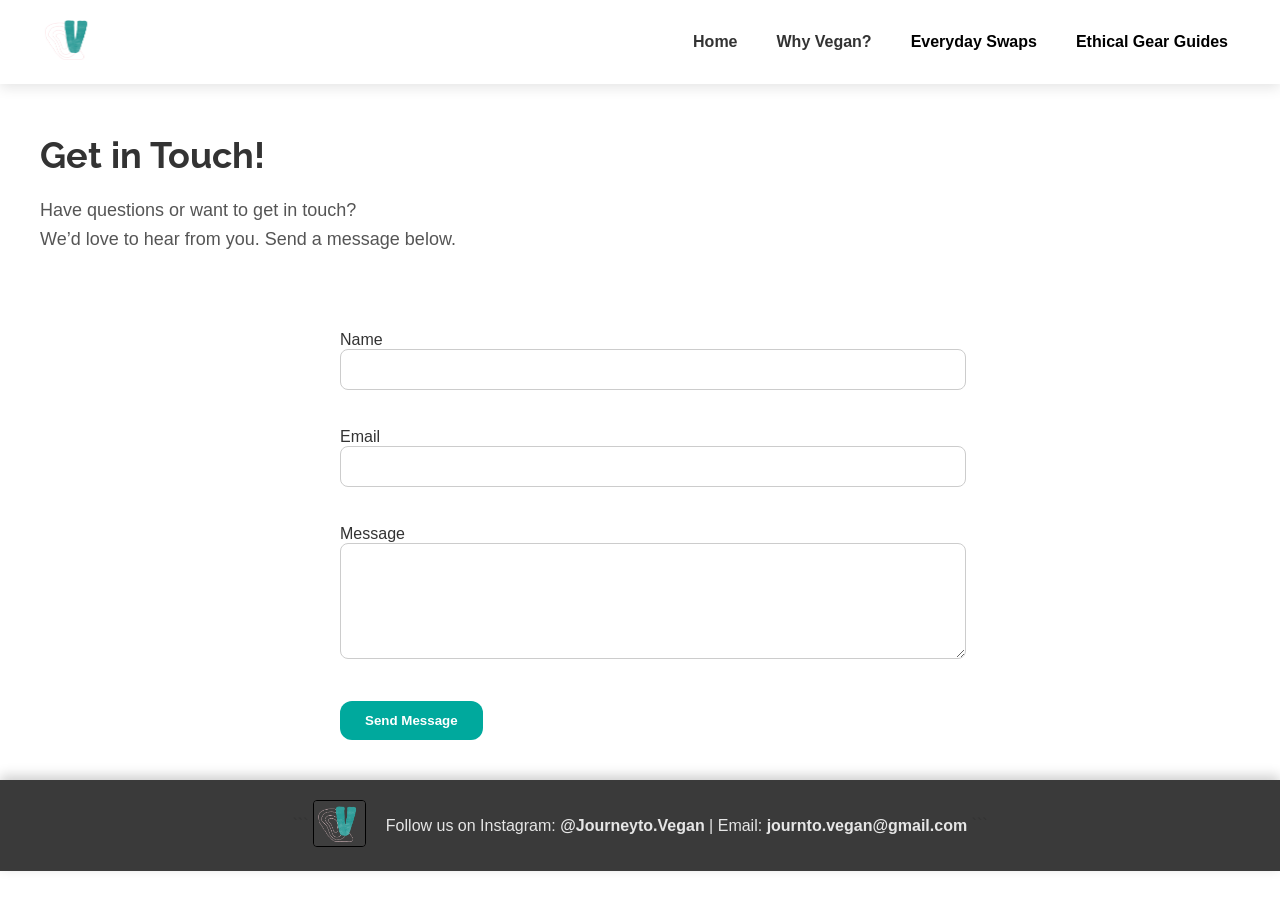
<file: contact.html>
<!DOCTYPE html>
<html lang="en">
<head>
  <meta charset="UTF-8">
  <meta name="viewport" content="width=device-width, initial-scale=1.0">
  <title>Contact | Journey to Vegan</title>
  <link rel="stylesheet" href="style.css">
  <link href="https://fonts.googleapis.com/css2?family=Bebas+Neue&family=Quicksand:wght@400;500&family=Raleway:wght@400;700&display=swap" rel="stylesheet">
</head>
<body>

<header class="site-header">
  <div class="header-container">

    <!-- Logo -->
    <div class="logo">
      <a href="index.html">
        <img src="Logo.png" alt="Journey to Vegan Logo">
      </a>
    </div>

    <!-- Navigation -->
    <nav class="nav-menu">

      <a href="index.html" class="nav-button">Home</a>
      
      <a href="why-vegan.html" class="nav-button contact-btn">Why Vegan?</a>
      
      <div class="dropdown">
        <button class="nav-button">Everyday Swaps</button>
        <div class="dropdown-content">
          <a href="swaps.html">Everyday Swaps</a>
        </div>
      </div>

       <div class="dropdown">
        <button class="nav-button">Ethical Gear Guides</button>
        <div class="dropdown-content">
          <a href="gear.html">All Guides</a>
          <a href="gear.html">Backpacking</a>
          <a href="gear.html">Meals</a>
          <a href="gear.html">Clothing & Footware</a>
        </div>
      </div>
      
    </nav>
    </div>
  </header>

  <section class="intro">
    <h2>Get in Touch!</h2>
    <p>
      Have questions or want to get in touch?<br>
      We’d love to hear from you. Send a message below.
    </p>
  </section>

  <section class="contact-form">
    <form action="https://formspree.io/f/mdalrdqy" method="post">
      <label for="name">Name</label><br>
      <input type="text" id="name" name="name" required><br><br>

      <label for="email">Email</label><br>
      <input type="email" id="email" name="email" required><br><br>

      <label for="message">Message</label><br>
      <textarea id="message" name="message" rows="6" required></textarea><br><br>

      <button type="submit">Send Message</button>
    </form>
  </section>

  <!-- ================= Footer ================= -->
<footer class="site-footer">
  <div class="footer-container">

```
<div class="footer-logo">
  <img src="Gray.png" alt="Journey to Vegan Logo">
</div>

<div class="footer-text">
  <p>Follow us on Instagram: <strong>@Journeyto.Vegan</strong> | Email: <strong>journto.vegan@gmail.com</strong></p>
</div>
```

  </div>
</footer>


</body>
</html>
</file>
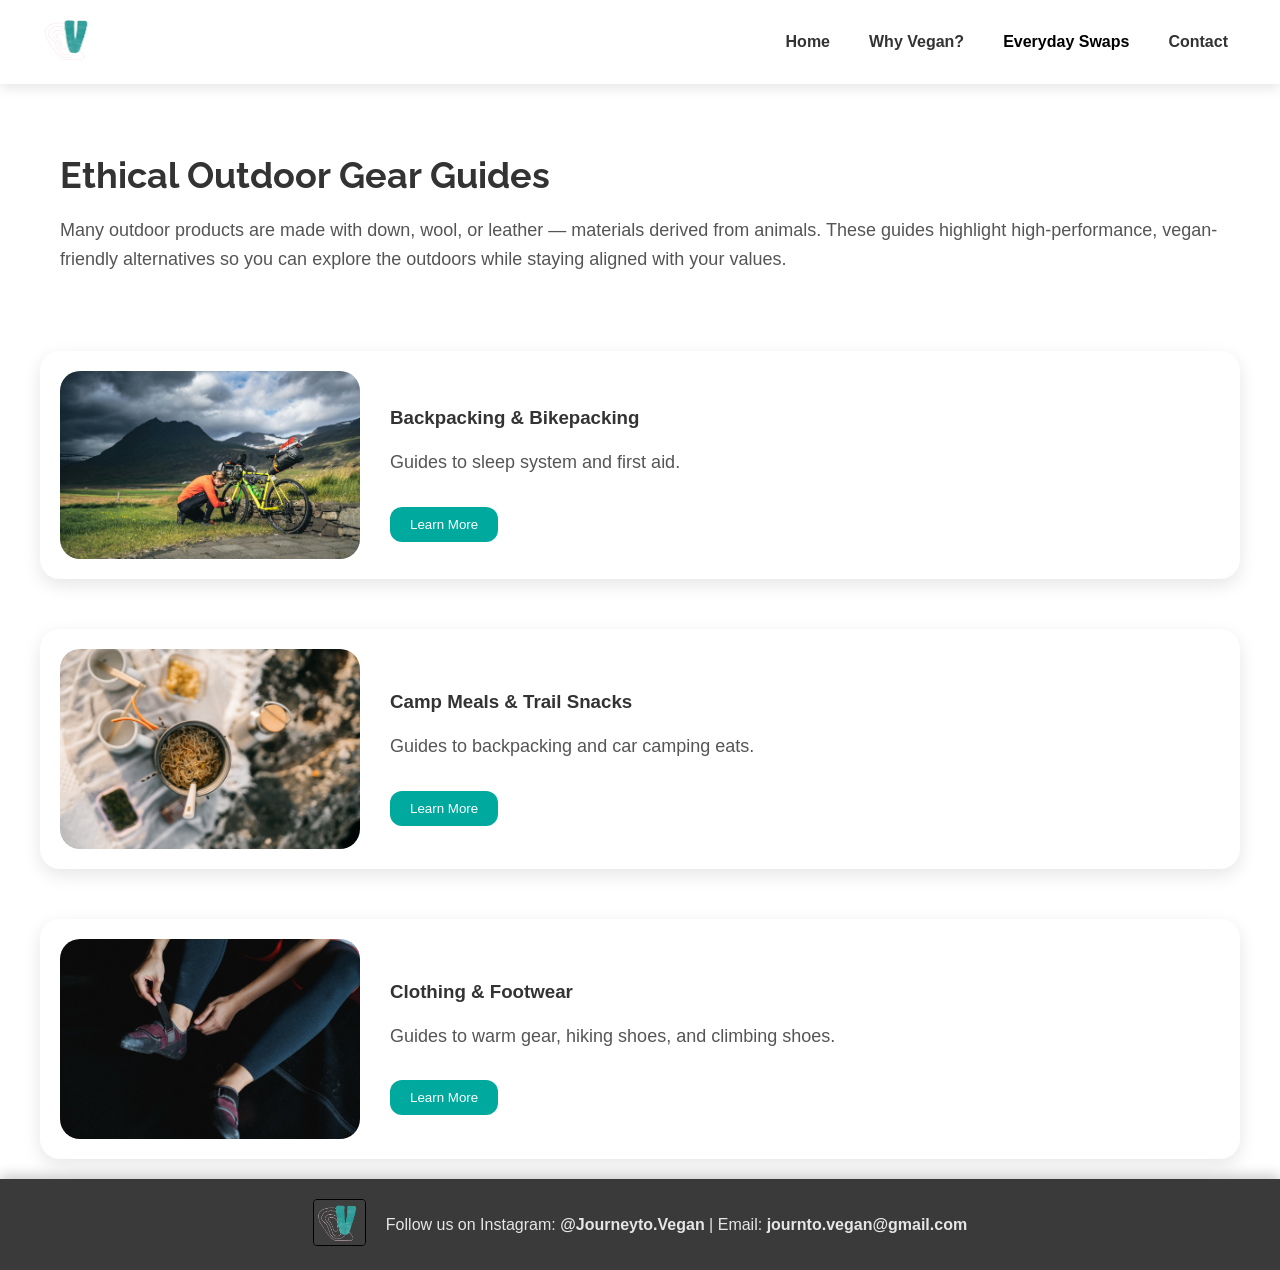
<file: gear.html>
<!DOCTYPE html>
<html lang="en">
<head>
  <meta charset="UTF-8">
  <meta name="viewport" content="width=device-width, initial-scale=1.0">
  <title>Gear Guide | Journey to Vegan</title>
  <link rel="stylesheet" href="style.css">
  <link rel="stylesheet" href="https://cdnjs.cloudflare.com/ajax/libs/font-awesome/5.15.4/css/all.min.css">
  <link href="https://fonts.googleapis.com/css2?family=Bebas+Neue&family=Quicksand:wght@400;500&family=Raleway:wght@400;700&display=swap" rel="stylesheet">
</head>

<body>
  
<header class="site-header">
  <div class="header-container">

    <!-- Logo -->
    <div class="logo">
      <a href="index.html">
        <img src="Logo.png" alt="Journey to Vegan Logo">
      </a>
    </div>

    <!-- Navigation -->
    <nav class="nav-menu">

      <a href="index.html" class="nav-button">Home</a>
      
      <a href="why-vegan.html" class="nav-button contact-btn">Why Vegan?</a>
      
      <div class="dropdown">
        <button class="nav-button">Everyday Swaps</button>
        <div class="dropdown-content">
          <a href="swaps.html">Everyday Swaps</a>
        </div>
      </div>

      <a href="contact.html" class="nav-button contact-btn">Contact</a>

    </nav>
  </div>
</header>


<!-- Hero Image Banner -->
<section class="gear-hero">
  <!-- Intro Section, positioned over the hero image -->
  <section class="intro">
    <h2>Ethical Outdoor Gear Guides</h2>
    <p>
      Many outdoor products are made with down, wool, or leather — materials derived from animals.
      These guides highlight high-performance, vegan-friendly alternatives so you can explore
      the outdoors while staying aligned with your values.
    </p>
  </section>
</section>


<!-- =========================
     Vertical Gear List Section
========================== -->
<section class="gear-list">

  <div class="gear-row">
    <img src="bike.jpg" alt="Camping Tent">
    <div class="gear-info">
      <h3>Backpacking & Bikepacking</h3>
      <p>Guides to sleep system and first aid.</p>
      <button onclick="window.location.href='tent.html'">Learn More</button>
    </div>
  </div>

  <div class="gear-row">
    <img src="foodie.jpg" alt="Portable Stove">
    <div class="gear-info">
      <h3>Camp Meals & Trail Snacks</h3>
      <p>Guides to backpacking and car camping eats.</p>
      <button onclick="window.location.href='stove.html'">Learn More</button>
    </div>
  </div>

  <div class="gear-row">
    <img src="shoes.jpg" alt="Hiking Boot">
    <div class="gear-info">
      <h3>Clothing & Footwear</h3>
      <p>Guides to warm gear, hiking shoes, and climbing shoes.</p>
      <button onclick="window.location.href='sleeping-bag.html'">Learn More</button>
    </div>
  </div>

</section>


<!-- ================= Footer ================= -->
<footer class="site-footer">
  <div class="footer-container">

    <div class="footer-logo">
      <img src="Gray.png" alt="Journey to Vegan Logo">
    </div>

    <div class="footer-text">
      <p>Follow us on Instagram: <strong>@Journeyto.Vegan</strong> | Email: <strong>journto.vegan@gmail.com</strong></p>
    </div>

  </div>
</footer>

</body>
</html>
</file>
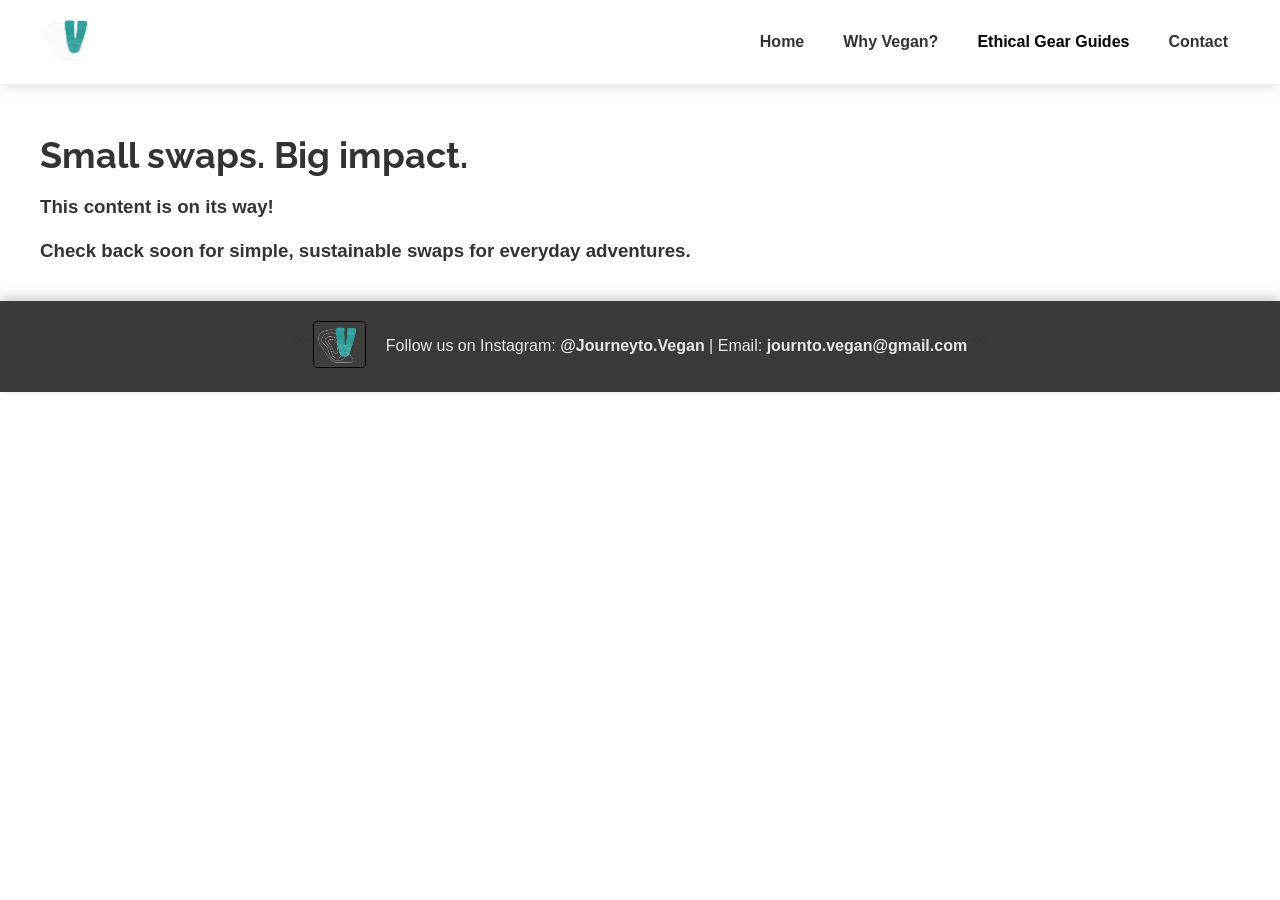
<file: swaps.html>
<!DOCTYPE html>
<html lang="en">
<head>
  <meta charset="UTF-8">
  <meta name="viewport" content="width=device-width, initial-scale=1.0">
  <title>Sustainable Swaps | Journey to Vegan</title>
  <link rel="stylesheet" href="style.css">
  <link href="https://fonts.googleapis.com/css2?family=Bebas+Neue&family=Quicksand:wght@400;500&family=Raleway:wght@400;700&display=swap" rel="stylesheet">
</head>
<body>
   <header class="site-header">
    <div class="header-container">
      <!-- Logo -->
      <div class="logo">
        <img src="Logo.png" alt="Journey to Vegan Logo">
      </div>

      <!-- Navigation -->
      <nav class="nav-menu">
        <a href="index.html" class="nav-button">Home</a>
        <a href="why-vegan.html" class="nav-button contact-btn">Why Vegan?</a>
        <div class="dropdown">
          <button class="nav-button">Ethical Gear Guides</button>
          <div class="dropdown-content">
            <a href="gear.html">All Guides</a>
           <a href="gear.html">Backpacking</a>
          <a href="gear.html">Meals</a>
          <a href="gear.html">Clothing & Footware</a>
          </div>
        </div>
        <a href="contact.html" class="nav-button contact-btn">Contact</a>
      </nav>
    </div>
  </header>

  <section class="swaps-intro">
    <h2>Small swaps. Big impact.</h2>
    <h3>
      This content is on its way!<br><br>
      Check back soon for simple, sustainable swaps for everyday adventures.
    </h3>
  </section>

  <!-- ================= Footer ================= -->
<footer class="site-footer">
  <div class="footer-container">

```
<div class="footer-logo">
  <img src="Gray.png" alt="Journey to Vegan Logo">
</div>

<div class="footer-text">
  <p>Follow us on Instagram: <strong>@Journeyto.Vegan</strong> | Email: <strong>journto.vegan@gmail.com</strong></p>
</div>
```

  </div>
</footer>

</body>
</html>
</file>
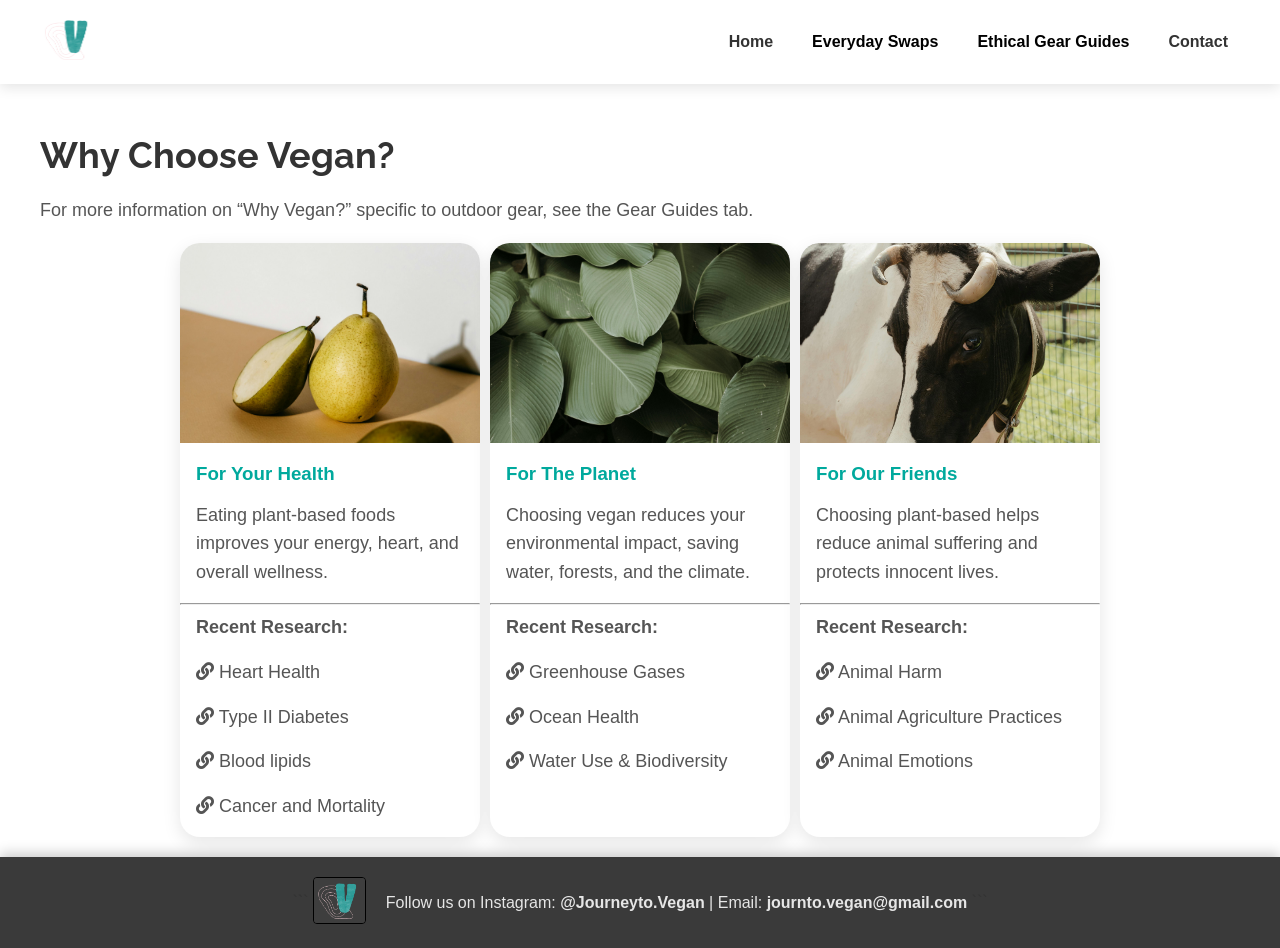
<file: why-vegan.html>
<!DOCTYPE html>
<html lang="en">
<head>
  <meta charset="UTF-8">
  <meta name="viewport" content="width=device-width, initial-scale=1.0">
  <title>Why Vegan? | Journey to Vegan</title>
  <link rel="stylesheet" href="style.css">
  <link rel="stylesheet" href="https://cdnjs.cloudflare.com/ajax/libs/font-awesome/5.15.4/css/all.min.css">
  <link href="https://fonts.googleapis.com/css2?family=Bebas+Neue&family=Quicksand:wght@400;500&family=Raleway:wght@400;700&display=swap" rel="stylesheet">
</head>
<body>
  <header class="site-header">
  <div class="header-container">

    <!-- Logo -->
    <div class="logo">
      <a href="index.html">
        <img src="Logo.png" alt="Journey to Vegan Logo">
      </a>
    </div>

    <!-- Navigation -->
    <nav class="nav-menu">

     <a href="index.html" class="nav-button">Home</a>

      <div class="dropdown">
        <button class="nav-button">Everyday Swaps</button>
        <div class="dropdown-content">
          <a href="swaps.html">Everyday Swaps</a>
        </div>
      </div>

      <div class="dropdown">
        <button class="nav-button">Ethical Gear Guides</button>
        <div class="dropdown-content">
          <a href="gear.html">All Guides</a>
          <a href="gear.html">Backpacking</a>
          <a href="gear.html">Meals</a>
          <a href="gear.html">Clothing & Footware</a>
        </div>
      </div>

     <a href="contact.html" class="nav-button contact-btn">Contact</a>
      </nav>
    </div>
  </header>

  <section class="intro">
    <h2>Why Choose Vegan?</h2>
    <p class="section-blurb">
  For more information on “Why Vegan?” specific to outdoor gear, see the Gear Guides tab.
</p>
    <div class="cards">
      <div class="card">
        <img src="pears.jpg" alt="Colorful Fruits and Vegetables">
        <h3>For Your Health</h3>
        <p>Eating plant-based foods improves your energy, heart, and overall wellness.</p>
        <hr class="card-separator">
        <p><strong>Recent Research:</strong></p>
        <p>
          <a href="https://pmc.ncbi.nlm.nih.gov/articles/PMC9899747/pdf/394_2022_Article_2942.pdf" target="_blank">
             <i class="fas fa-link"></i> Heart Health
         </a>
       </p>

       <p>
          <a href="https://pmc.ncbi.nlm.nih.gov/articles/PMC11540868/pdf/main.pdf" target="_blank">
             <i class="fas fa-link"></i> Type II Diabetes
         </a>
       </p>
        
         <p>
          <a href="https://pmc.ncbi.nlm.nih.gov/articles/PMC10361023/pdf/ehad211.pdf" target="_blank">
             <i class="fas fa-link"></i> Blood lipids
         </a>
       </p>
        
       <p>
         <a href="https://journals.plos.org/plosone/article?id=10.1371/journal.pone.0300711" target="_blank">
           <i class="fas fa-link"></i> Cancer and Mortality
         </a>
       </p>
      </div>

      <div class="card">
        <img src="leafs.jpg" alt="Leaf">
        <h3>For The Planet</h3>
        <p>Choosing vegan reduces your environmental impact, saving water, forests, and the climate.</p>
        <hr class="card-separator">
         <p><strong>Recent Research:</strong></p>
        <p>
          <a href="https://www.mdpi.com/2071-1050/11/15/4110" target="_blank">
             <i class="fas fa-link"></i> Greenhouse Gases
         </a>
       </p>
        
       <p>
          <a href="https://journalijecc.com/index.php/IJECC/article/view/5268/11356" target="_blank">
             <i class="fas fa-link"></i> Ocean Health
         </a>
       </p>
        
       <p>
         <a href="https://www.nature.com/articles/s43016-023-00795-w" target="_blank">
           <i class="fas fa-link"></i> Water Use & Biodiversity
         </a>
       </p>
      </div>

      <div class="card">
        <img src="cow.jpg" alt="Cow">
        <h3>For Our Friends</h3>
        <p>Choosing plant-based helps reduce animal suffering and protects innocent lives.</p>
        <hr class="card-separator">
        <p><strong>Recent Research:</strong></p>
        <p>
          <a href="https://pmc.ncbi.nlm.nih.gov/articles/PMC8146968/pdf/animals-11-01225.pdf" target="_blank">
             <i class="fas fa-link"></i> Animal Harm
         </a>
       </p>

       <p>
         <a href="https://www.frontiersin.org/journals/veterinary-science/articles/10.3389/fvets.2021.662197/full" target="_blank">
           <i class="fas fa-link"></i> Animal Agriculture Practices
         </a>
       </p>
        
       <p>
         <a href="https://pmc.ncbi.nlm.nih.gov/articles/PMC9743877/pdf/42761_2022_Article_125.pdf" target="_blank">
           <i class="fas fa-link"></i> Animal Emotions
         </a>
       </p>
      </div>
    </div>
  </section>

 <!-- ================= Footer ================= -->
<footer class="site-footer">
  <div class="footer-container">

```
<div class="footer-logo">
  <img src="Gray.png" alt="Journey to Vegan Logo">
</div>

<div class="footer-text">
  <p>Follow us on Instagram: <strong>@Journeyto.Vegan</strong> | Email: <strong>journto.vegan@gmail.com</strong></p>
</div>
```

  </div>
</footer>


</body>
</html>
</file>
<file: style.css>
/* =========================
Base Styles
========================= */
body {
margin: 0;
font-family: 'Inter', sans-serif;
background: #ffffff;
color: #333333;
scroll-behavior: smooth;
}

a { text-decoration: none; color: inherit; }

/* =========================
Header
========================= */
.site-header {
width: 100%;
background: white;
box-shadow: 0 4px 12px rgba(0,0,0,0.1);
position: sticky;
top: 0;
z-index: 100;
}

.header-container {
max-width: 1200px;
margin: auto;
display: flex;
justify-content: space-between;
align-items: center;
padding: 15px 20px;
}

.logo img { height: 50px; }

.nav-menu { display: flex; gap: 15px; }

.nav-button {
background: none;
border: none;
font-size: 16px;
font-weight: 600;
cursor: pointer;
padding: 8px 12px;
border-radius: 8px;
transition: 0.3s;
}

.nav-button:hover { background: rgba(0,128,128,0.1); }

.dropdown { position: relative; }

.dropdown-content {
display: none;
position: absolute;
top: 36px;
right: 0;
background: white;
min-width: 180px;
border-radius: 8px;
box-shadow: 0 4px 12px rgba(0,0,0,0.2);
overflow: hidden;
z-index: 200;
}

.dropdown-content a {
display: block;
padding: 10px 15px;
color: #333;
transition: 0.3s;
}

.dropdown-content a:hover {
background: #00a99d;
color: white;
}

.dropdown:hover .dropdown-content { display: block; }

/* =========================
Hero Section
========================= */
.hero {
position: relative;
height: 90vh;
background: url('homepage.jpg') center/cover no-repeat;
display: flex;
justify-content: center;
align-items: center;
color: white;
}

.hero .overlay {
background: rgba(0,0,0,0.4);
padding: 40px 20px;
border-radius: 20px;
text-align: center;
}

.hero h1 {
font-family: 'Raleway', sans-serif;
font-size: 64px;
margin: 0;
text-shadow: 2px 2px 8px rgba(0,0,0,0.5);
}

.hero p { font-size: 20px; margin: 20px 0; opacity: 0.9; }

.hero-buttons button {
padding: 12px 28px;
margin: 10px;
border-radius: 12px;
border: none;
cursor: pointer;
background: #00a99d;
color: white;
font-weight: bold;
transition: all 0.3s ease;
}

.hero-buttons button:hover { background: #ff7f50; }

/* =========================
Sections
========================= */
section { padding: 20px 20px; max-width: 1200px; margin: auto; }

h2 {
font-family: 'Raleway', sans-serif;
font-size: 36px;
margin-bottom: 20px;
color: #333;
}

p {
font-size: 18px;
line-height: 1.6;
color: #555;
}

/* =========================
Bio Section
========================= */
.bio-content {
display: flex;
gap: 20px;
align-items: center;
flex-wrap: wrap;
}

.profile-pic {
width: 160px;
height: 160px;
border-radius: 50%;
object-fit: cover;
border: 4px solid #00a99d;
}

/* =========================
Cards Section
========================= */
.cards {
display: flex;
flex-wrap: wrap;
gap: 10px;
justify-content: center;
}

.card {
background: white;
border-radius: 20px;
overflow: hidden;
width: 300px;
box-shadow: 0 6px 18px rgba(0,0,0,0.1);
transition: transform 0.3s ease, box-shadow 0.3s ease;
}

.card:hover {
transform: translateY(-5px);
box-shadow: 0 12px 24px rgba(0,169,157,0.4);
}

.card img {
width: 100%;
height: 200px;
object-fit: cover;
}

.card h3 {
margin: 16px;
color: #00a99d;
}

.card p {
margin: 0 16px 16px 16px;
color: #555;
}


/* =========================
Gear Section
========================= */
/* =========================
Home Page Gear Section (specific to homepage)
========================= */
.home-page-gear .gear-list {
  display: flex;
  flex-direction: column;
  gap: 40px;
}

.home-page-gear .gear-row {
  display: flex;
  gap: 20px;
  flex-wrap: nowrap;           /* prevent text from dropping below image */
  align-items: flex-start;     /* aligns text to top of image */
  box-shadow: 0 6px 18px rgba(0,0,0,0.1);
  border-radius: 20px;
  padding: 10px;
  transition: transform 0.3s ease, box-shadow 0.3s ease;
  background: white;
}

.home-page-gear .gear-row:hover {
  transform: translateY(-5px);
  box-shadow: 0 12px 24px rgba(0,169,157,0.4);
}

.home-page-gear .gear-row img {
  width: 100px;                /* small image */
  border-radius: 10px;
  object-fit: cover;
  flex-shrink: 0;              /* prevents image from shrinking too much */
}

.home-page-gear .gear-info {
  flex: 1;                      /* text fills remaining space next to image */
}

.home-page-gear .gear-info button {
  margin-top: 9px;
  padding: 10px 20px;
  background: #00a99d;
  color: white;
  border: none;
  border-radius: 12px;
  cursor: pointer;
  transition: 0.3s;
}

.home-page-gear .gear-info button:hover { 
  background: #ff7f50; 
}

/* =========================
Mobile Responsive (specific to homepage gear)
========================= */
@media (max-width: 600px) {
  .home-page-gear .gear-row {
    flex-direction: column;      /* stack image + text on mobile */
    align-items: center;
  }

  .home-page-gear .gear-row img {
    width: 100%;                 /* full width on mobile */
    max-width: 200px;            /* cap size */
  }

  .home-page-gear .gear-info {
    text-align: center;
  }
}

/* =========================
Gear Section
========================= */
.gear-list {
  display: flex;
  flex-direction: column;
  gap: 50px;
}

.gear-row {
  display: flex;
  gap: 30px;
  flex-wrap: wrap;
  align-items: center;
  box-shadow: 0 6px 18px rgba(0,0,0,0.1);
  border-radius: 20px;
  padding: 20px;
  transition: transform 0.3s ease, box-shadow 0.3s ease;
  background: white;
}

.gear-row:hover {
  transform: translateY(-5px);
  box-shadow: 0 12px 24px rgba(0,169,157,0.4);
}

.gear-row img {
  width: 300px;
  border-radius: 20px;
  object-fit: cover;
}

.gear-info button {
  margin-top: 12px;
  padding: 10px 20px;
  background: #00a99d;
  color: white;
  border: none;
  border-radius: 12px;
  cursor: pointer;
  transition: 0.3s;
}

/* =========================
Contact Section
========================= */
.contact-form {
background: white;
padding: 40px;
border-radius: 20px;
max-width: 600px;
margin: auto;
}

.contact-form input,
.contact-form textarea {
width: 100%;
padding: 12px;
margin-bottom: 20px;
border-radius: 8px;
border: 1px solid #ccc;
}

.contact-form button {
padding: 12px 25px;
background: #00a99d;
color: white;
border: none;
border-radius: 12px;
cursor: pointer;
font-weight: bold;
}

.contact-form button:hover { background: #ff7f50; }

/* =========================
Footer
========================= */
/* =========================
   Footer
========================= */
.site-footer {
  background: #3a3a3a; /* slightly lighter dark gray */
  color: f5f5f5;
  padding: 20px 40px;
  box-shadow: 0 -4px 12px rgba(0,0,0,0.2); /* shadow above footer */
}

.footer-container {
  max-width: 1200px;
  margin: 0 auto;
}

.footer-container .footer-logo,
.footer-container .footer-text {
  display: inline-block; /* allows them to sit on the same line */
  vertical-align: middle;
}

.footer-container {
  text-align: center; /* center the whole block */
}

.footer-logo img {
  height: 45px;
  display: inline-block;
  border: 1px solid black; /* thin black frame */
  border-radius: 4px;      /* subtle rounded corners */
  margin-right: 15px;       /* small gap between logo and text */
  opacity: 1;               /* make it fully visible */
  transition: opacity 0.3s ease;
}

.footer-logo img:hover {
  opacity: 1; /* keep hover effect if you like */
}

.footer-text p {
  display: inline-block;
  font-size: 16px;
  margin: 0;
  color: e6e6e6;
}

/* Responsive: wrap logo/text on small screens */
@media (max-width: 768px) {
  .footer-container {
    text-align: center;
  }

  .footer-container .footer-logo,
  .footer-container .footer-text {
    display: block;
    margin: 5px auto;
  }

  .footer-logo img {
    margin-right: 0;
  }
}
.footer-text p {
  color: #e6e6e6 !important; /* soft off-white/gray */
}
/* =========================
Responsive
========================= */
@media(max-width: 768px) {

.bio-content,
.gear-row {
flex-direction: column;
text-align: center;
}

.profile-pic,
.gear-row img {
width: 80%;
height: auto;
}

.hero h1 { font-size: 48px; }

.nav-menu {
flex-direction: column;
gap: 10px;
}

.dropdown-content {
position: relative;
top: 0;
right: 0;
width: 100%;
}


/* =========================
Contact Button Styling
========================= */
.contact-btn {
background: #00a99d;
color: white !important;
padding: 8px 18px;
border-radius: 20px;
transition: all 0.3s ease;
}

.contact-btn:hover {
background: #ff7f50;
transform: translateY(-2px);
}

   
/* =========================
Section Styles
========================= */

/* Intro Section */
#intro {
  padding: 50px 20px;  /* Adjust the padding for the intro section */
  margin-bottom: 10px; /* Reduce the space below the intro section */
}

/* Sustainable Swaps Section */
#swaps {
  padding: 50px 20px;  /* Adjust the padding for the sustainable swaps section */
  margin-top: 10px;    /* Reduce the space above the sustainable swaps section */
}

/* Adjust padding for smaller screens (mobile view) */
@media(max-width: 768px) {
  #intro, #swaps {
    padding: 40px 20px;  /* Adjust padding for mobile */
  }
}
/* Forcing margin with !important */
#intro {
  margin-bottom: 10px !important; /* Forces the margin to be applied */
}

#swaps {
  margin-top: 10px !important; /* Forces the margin to be applied */
}
</file>
